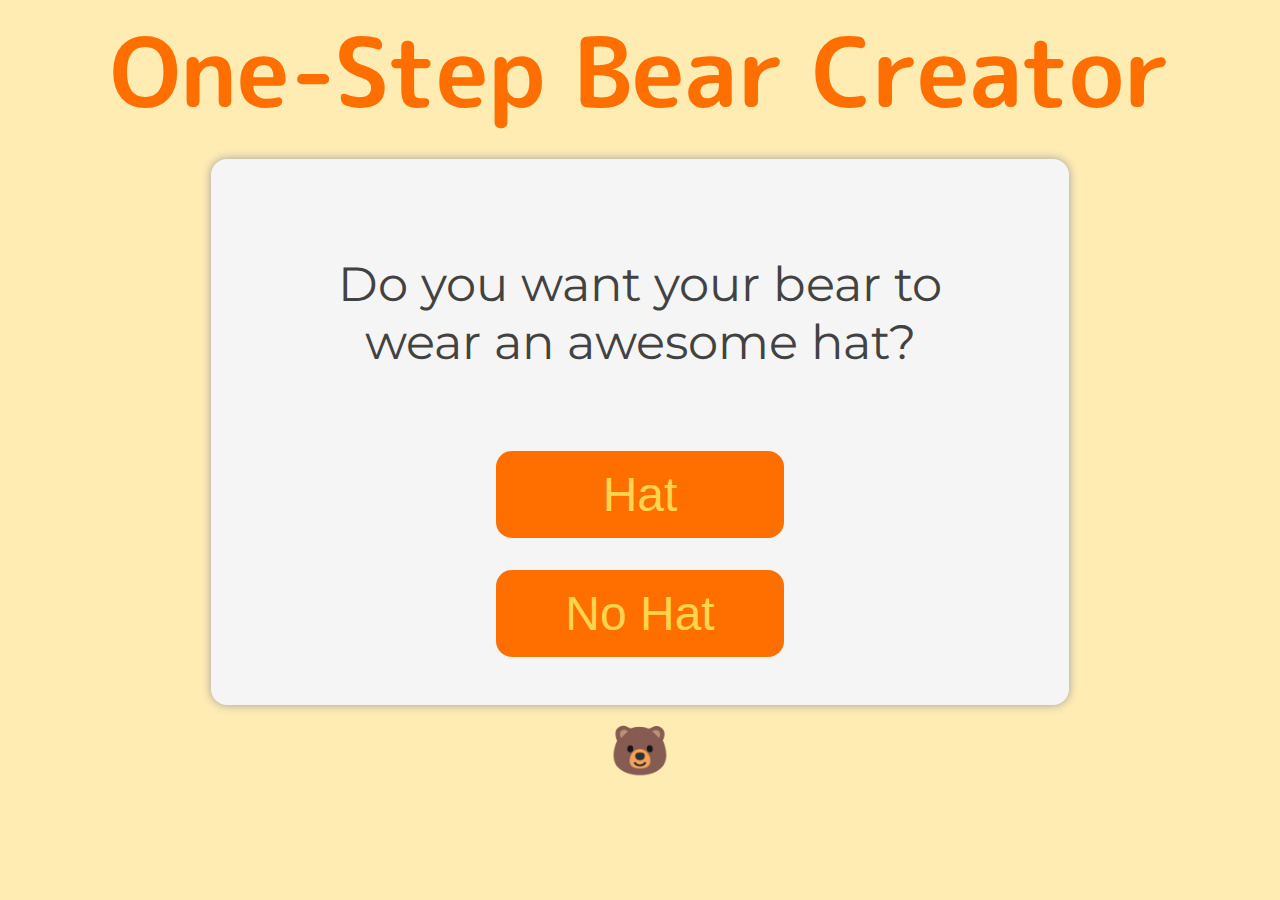
<file: index.html>
<!DOCTYPE html>
<html lang="en">

<head>
    <meta charset="UTF-8">
    <meta http-equiv="X-UA-Compatible" content="IE=edge">
    <meta name="viewport" content="width=device-width, initial-scale=1.0">
    <link rel="preconnect" href="https://fonts.gstatic.com">
    <link href="https://fonts.googleapis.com/css2?family=Montserrat:wght@400;700&display=swap" rel="stylesheet">
    <link href="https://fonts.googleapis.com/css2?family=M+PLUS+Rounded+1c:wght@800&display=swap" rel="stylesheet">
    <link rel="stylesheet" href="https://cdnjs.cloudflare.com/ajax/libs/font-awesome/4.7.0/css/font-awesome.min.css">
    <link rel="stylesheet" href="styles.css">
    <title>Hat??</title>
</head>

<body>
    <h1 id="title">One-Step Bear Creator</h1>
    <div class="section column">
        <p>Do you want your bear to wear an awesome hat?</p>
        <div class="row button-container">
            <button value="true" id="yes">Hat</button>
            <button value="false" id="no">No Hat</button>
        </div>
    </div>
    🐻
    <script src="prompt.js"></script>
    </form>
</body>

</html>
</file>
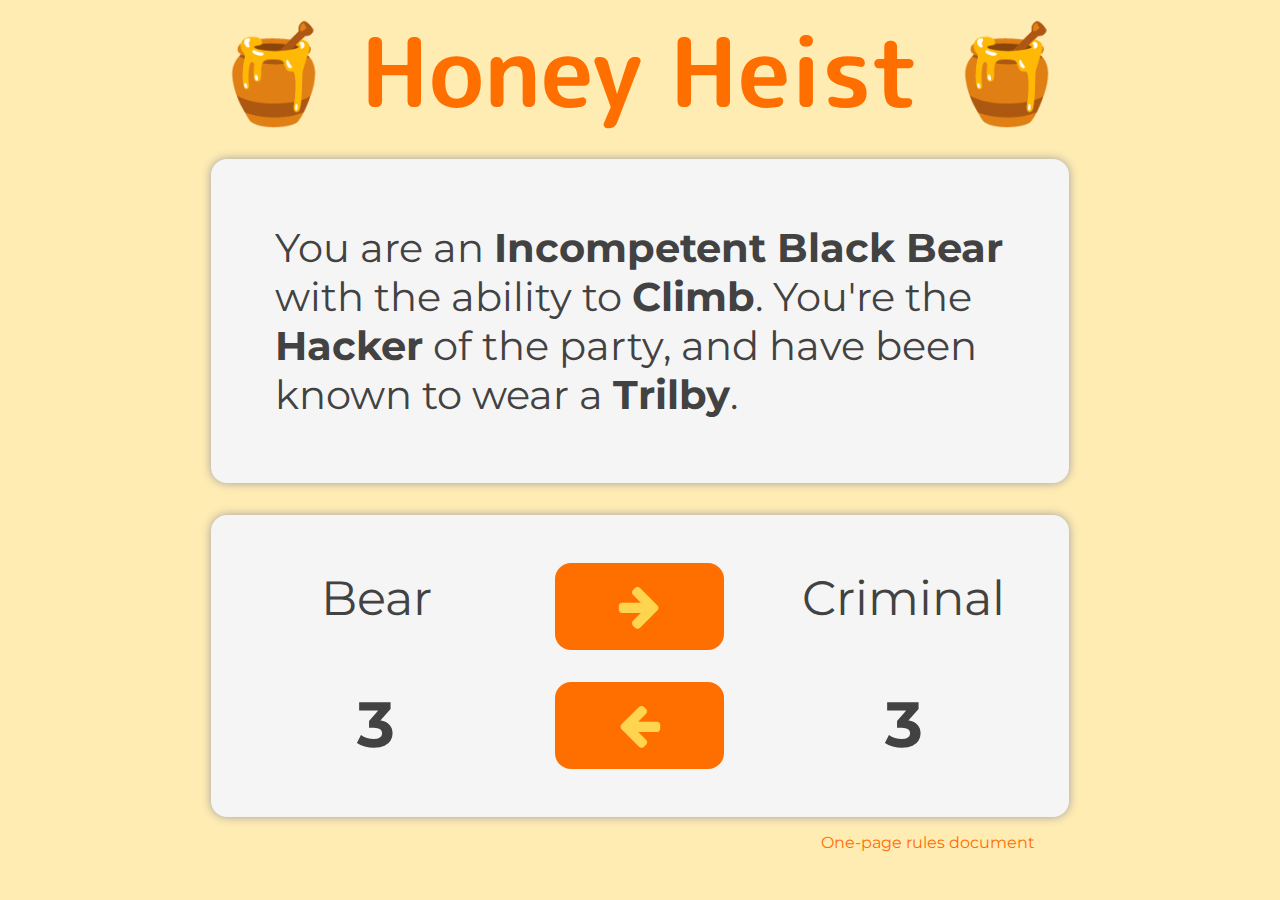
<file: sheet.html>
<!DOCTYPE html>
<html lang="en">

<head>
  <meta charset="UTF-8">
  <meta http-equiv="X-UA-Compatible" content="IE=edge">
  <meta name="viewport" content="width=device-width, initial-scale=1.0">
  <link rel="preconnect" href="https://fonts.gstatic.com">
  <link href="https://fonts.googleapis.com/css2?family=Montserrat:wght@400;700&display=swap" rel="stylesheet">
  <link href="https://fonts.googleapis.com/css2?family=M+PLUS+Rounded+1c:wght@800&display=swap" rel="stylesheet">
  <link rel="stylesheet" href="https://cdnjs.cloudflare.com/ajax/libs/font-awesome/4.7.0/css/font-awesome.min.css">
  <link rel="stylesheet" href="styles.css">
  <title>Honey Heist</title>
</head>

<body>
  <h1 id="title">🍯 Honey Heist 🍯</h1>
  <div id="description" class="section"></div>
  <div class="stats section row">
    <div class="column">
      <span id="bear">Bear</span>
      &NonBreakingSpace;
      <strong><span id="bearStat" class="stat"></span></strong>
    </div>
    <div class="buttons column">
      <button id="btc"><i class="fa fa-arrow-right"></i></button>
      <button id="ctb"><i class="fa fa-arrow-left"></i></button>
    </div>
    <div class="column">
      <span id="criminal">Criminal</span>
      &NonBreakingSpace;
      <strong><span id="criminalStat" class="stat"></span></strong>
    </div>
  </div>
  <a class="rules-link" target="_blank" href="https://drive.google.com/file/d/1WWthnHGuDBS8A6hs98gvK_ZPj9LEC5Gl/view?usp=sharing">One-page rules document</a>
  <script src="app.js"></script>
</body>

</html>
</file>
<file: styles.css>
:root {
  --clr-red700: #D32F2F;
  --clr-amber100: #FFECB3;
  --clr-amber200: #FFE082;
  --clr-amber300: #ffd54f;
  --clr-amber400: #FFCA28;
  --clr-amber500: #FFC107;
  --clr-amber600: #FFB300;
  --clr-amber700: #FFA000;
  --clr-amber800: #FF8F00;
  --clr-amber900: #FF6F00;
  --clr-gray100: #F5F5F5;
  --clr-gray500: #9E9E9E;
  --clr-gray800: #424242;
  --box-shadow: 0px 0px 10px var(--clr-gray500)
}

*,
*::before,
*::after {
  box-sizing: border-box;
  margin: 0;
  padding: 0;
}

body {
  font-family: Montserrat, sans-serif;
  display: flex;
  flex-direction: column;
  justify-content: center;
  align-items: center;
  font-size: 3rem;
  color: var(--clr-gray800);
  background-color: var(--clr-amber100);
}

h1#title {
  color: var(--clr-amber900);
  font-family: 'M Plus Rounded 1c', sans-serif;
}

button {
  font-size: inherit;
  margin: 1rem;
  padding: 1rem 4rem;
  background-color: var(--clr-amber900);
  border: none;
  border-radius: 1rem;
  cursor: pointer;
  outline: none;
  color: var(--clr-amber300);
}

.row>button {
  min-width: 50%;
  min-height: 100%;
  width: 16rem;
}

button:hover {
  background-color: var(--clr-amber800);
}

button:active {
  transform: scale(.9);
}

div {
  display: flex;
  align-items: center;
  justify-content: space-evenly;
}

div.section {
  width: 67vw;
  margin: 1rem 2rem;
  padding: 2rem;
  border-style: none;
  border-radius: 1rem;
  border-color: var(--clr-gray500);
  background-color: var(--clr-gray100);
  box-shadow: var(--box-shadow);
}

div#description {
  font-size: 2.5rem;
  padding: 4rem;
}

div.column {
  min-width: 33%;
  display: flex;
  flex-direction: column;
}


div.row {
  display: flex;
  flex-direction: row;
  justify-content: space-evenly;
  flex-wrap: wrap;
}

span.stat {
  font-size: 4rem;
}

.ending {
  font-size: 6rem;
  color: var(--clr-red700);
  transform: scale(2);
}

i.fa {
  color: var(--clr-amber300);
}

a {
  font-size: 1rem;
  color: inherit;
  text-decoration-line: none;
  color: var(--clr-amber900);
}

a.rules-link {
  margin-left: 45vw;
  margin-bottom: 1rem;
}

p {
  padding: 4rem;
  text-align: center;
}

@media screen and (max-width: 1000px){
  body * {
    font-size: 2rem;
  }

  h1, button {
    font-size: 3rem; 
  }

  div.section {
    min-width: 67vw;
    max-width: 90vw;
  }

  div.stats.section.row {
    flex-direction: column;
  }

  div#description {
    padding: 1rem;
  }

  a {
    font-size: 1rem;
  }
}


@media screen and (max-width: 420px){
  h1, button {
    font-size: 2rem;
  }

  div.section {
    width: 90vw;
  }

  .button-container {
    max-width: 100%;
  }
  .button-container>button {
    padding: 1rem;
  }  

  a.rules-link {
    margin-left: 0;
  }

  p {
    padding: 0;
  }
}
</file>
